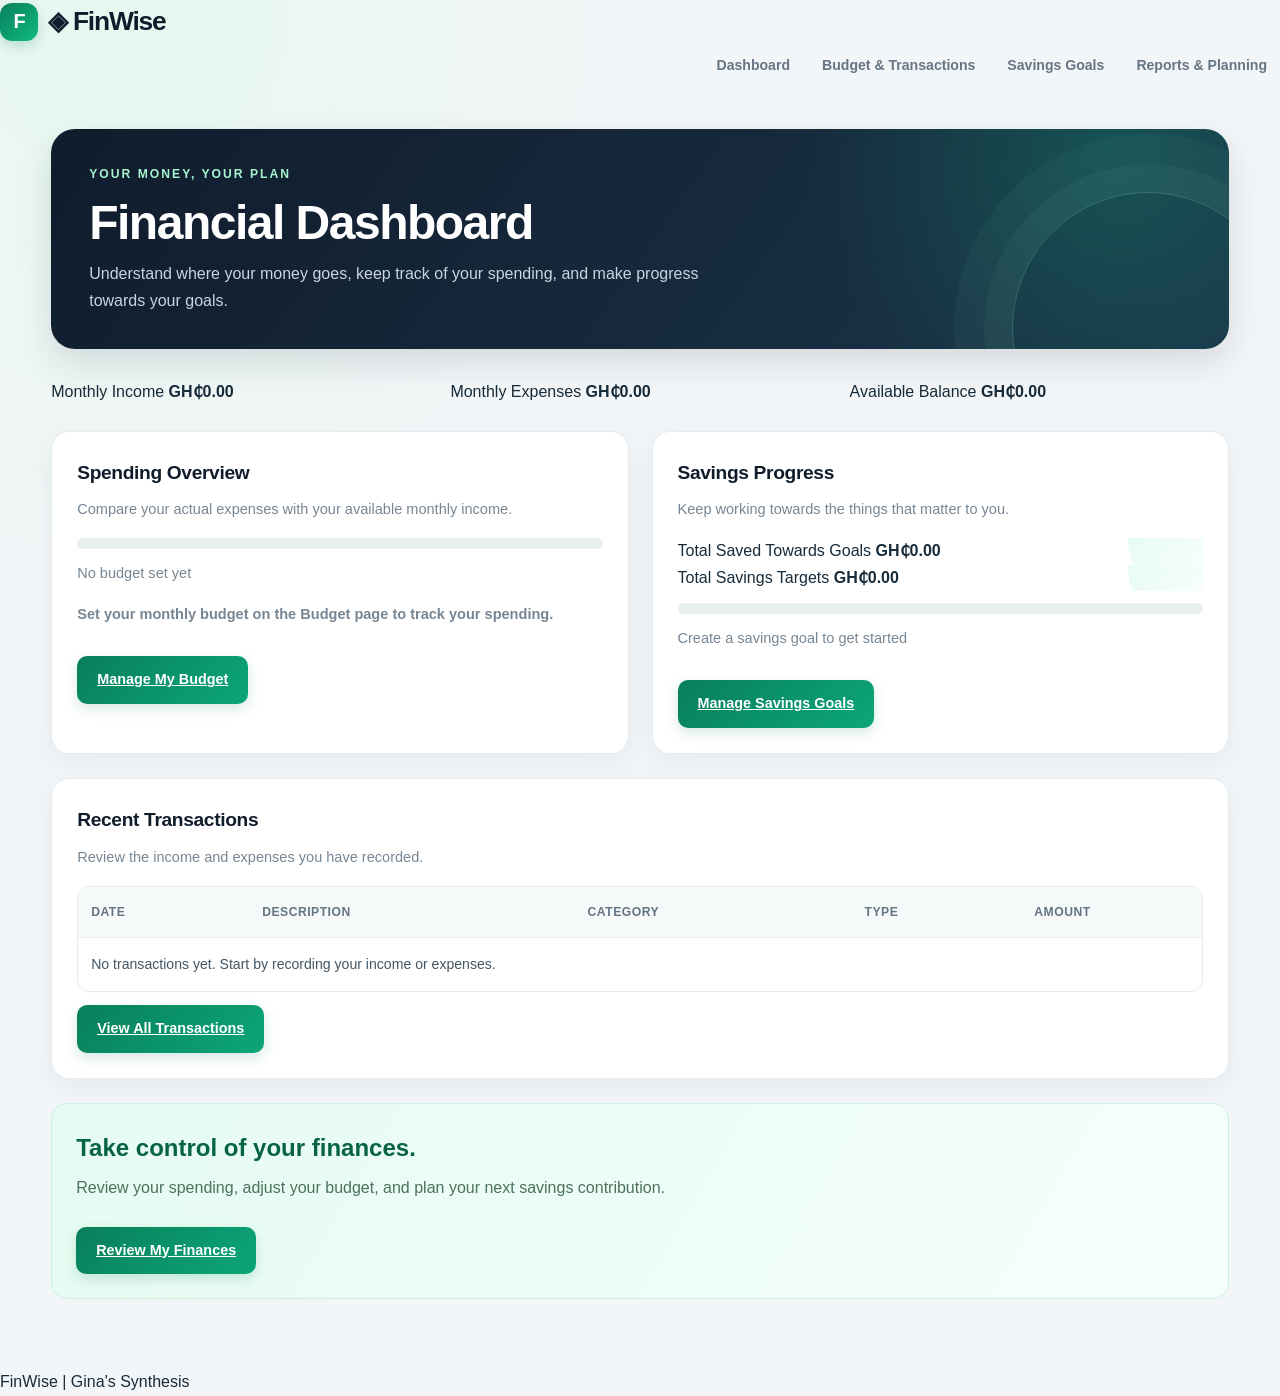
<file: index.html>
<!DOCTYPE html>
<html lang="en">

<head>
    <!-- Define the character encoding for the webpage. -->
    <meta charset="UTF-8">

    <!-- Make the layout adapt to mobile phones and other screens. -->
    <meta name="viewport" content="width=device-width, initial-scale=1.0">

    <!-- Set the title shown in the browser tab. -->
    <title>FinWise | Financial Management</title>

    <!-- Connect the page to our shared CSS stylesheet. -->
    <link rel="stylesheet" href="css/style.css">

    <!-- Load the shared financial data functions first. -->
    <script src="js/data.js" defer></script>

    <!-- Load the JavaScript responsible for the dashboard. -->
    <script src="js/main.js" defer></script>
</head>

<body>

    <!-- HEADER: Contains the logo and the main navigation. -->
    <header>

        <!-- Clicking the logo returns the user to the dashboard. -->
        <a href="index.html" class="brand">◈ FinWise</a>

        <!-- Navigation links connect all the main sections. -->
        <nav>
            <a href="index.html">Dashboard</a>
            <a href="budget.html">Budget & Transactions</a>
            <a href="goals.html">Savings Goals</a>
            <a href="reports.html">Reports & Planning</a>
        </nav>

    </header>


    <!-- MAIN: Contains the dashboard's financial information. -->
    <main class="wrap">

        <!-- INTRODUCTION: Welcomes the user to the dashboard. -->
        <section class="intro">

            <p class="eyebrow">YOUR MONEY, YOUR PLAN</p>

            <h1>Financial Dashboard</h1>

            <p>
                Understand where your money goes, keep track of
                your spending, and make progress towards your goals.
            </p>

        </section>


        <!-- SUMMARY: Displays the user's main financial figures. -->
        <section class="summary">

            <!-- Card 1: Total income recorded for the current month. -->
            <article>
                <span>Monthly Income</span>
                <strong id="dashboardIncome">GHS 0.00</strong>
            </article>

            <!-- Card 2: Total expenses recorded for the current month. -->
            <article>
                <span>Monthly Expenses</span>
                <strong id="dashboardExpenses">GHS 0.00</strong>
            </article>

            <!-- Card 3: Income minus expenses for the current month. -->
            <article>
                <span>Available Balance</span>
                <strong id="dashboardBalance">GHS 0.00</strong>
            </article>

        </section>


        <!-- FINANCIAL OVERVIEW: Shows how income is being used. -->
        <section class="columns">

            <!-- PANEL 1: Summarises monthly spending. -->
            <article class="panel">

                <h2>Spending Overview</h2>

                <p>
                    Compare your actual expenses with your
                    available monthly income.
                </p>

                <!-- This bar will be updated using JavaScript. -->
                <div class="track"
                     role="progressbar"
                     aria-label="Monthly income spent"
                     aria-valuemin="0"
                     aria-valuemax="100"
                     aria-valuenow="0"
                     id="dashboardSpendingTrack">

                    <div class="fill"
                         id="dashboardSpendingBar"
                         style="width: 0%;">
                    </div>

                </div>

                <!-- JavaScript will display the spending percentage. -->
                <p id="dashboardSpendingText">
                    0% of income spent
                </p>

                <!-- JavaScript will display a budget message here. -->
                <p id="dashboardBudgetMessage" class="message">
                    Record your income and expenses to see your overview.
                </p>

                <!-- Link to the page where transactions are recorded. -->
                <a href="budget.html" class="btn">
                    Manage My Budget
                </a>

            </article>


            <!-- PANEL 2: Summarises the user's savings goals. -->
            <article class="panel">

                <h2>Savings Progress</h2>

                <p>
                    Keep working towards the things that matter to you.
                </p>

                <!-- Display the total saved towards all active goals. -->
                <div class="metric">
                    <span>Total Saved Towards Goals</span>
                    <strong id="dashboardSaved">GHS 0.00</strong>
                </div>

                <!-- Display the combined target amount for all goals. -->
                <div class="metric">
                    <span>Total Savings Targets</span>
                    <strong id="dashboardTarget">GHS 0.00</strong>
                </div>

                <!-- Display overall progress towards savings targets. -->
                <div class="track"
                     role="progressbar"
                     aria-label="Overall savings progress"
                     aria-valuemin="0"
                     aria-valuemax="100"
                     aria-valuenow="0"
                     id="dashboardGoalsTrack">

                    <div class="fill"
                         id="dashboardGoalsBar"
                         style="width: 0%;">
                    </div>

                </div>

                <!-- JavaScript will update the savings percentage. -->
                <p id="dashboardGoalsText">
                    0% of savings targets completed
                </p>

                <!-- Link to the savings goals page. -->
                <a href="goals.html" class="btn">
                    Manage Savings Goals
                </a>

            </article>

        </section>


        <!-- RECENT TRANSACTIONS: Displays the latest recorded activity. -->
        <section class="panel table-panel">

            <h2>Recent Transactions</h2>

            <p>
                Review the income and expenses you have recorded.
            </p>

            <!-- The table will be populated with transaction data. -->
            <div class="table-wrap">

                <table>

                    <thead>
                        <tr>
                            <th>Date</th>
                            <th>Description</th>
                            <th>Category</th>
                            <th>Type</th>
                            <th>Amount</th>
                        </tr>
                    </thead>

                    <tbody id="dashboardTransactions">

                        <!-- This message appears before transactions exist. -->
                        <tr>
                            <td colspan="5">
                                No transactions recorded yet.
                            </td>
                        </tr>

                    </tbody>

                </table>

            </div>

            <!-- Link to the full transaction management page. -->
            <a href="budget.html" class="btn">
                View All Transactions
            </a>

        </section>


        <!-- PLANNING SECTION: Encourages the user to review their finances. -->
        <section class="callout">

            <div>
                <h2>Take control of your finances.</h2>

                <p>
                    Review your spending, adjust your budget,
                    and plan your next savings contribution.
                </p>
            </div>

            <a href="reports.html" class="btn light">
                Review My Finances
            </a>

        </section>

    </main>


    <!-- FOOTER: Explains the educational purpose of FinWise. -->
    <footer>

        <p>FinWise | Gina's Synthesis </p>

        

    </footer>

</body>
</html>
</file>
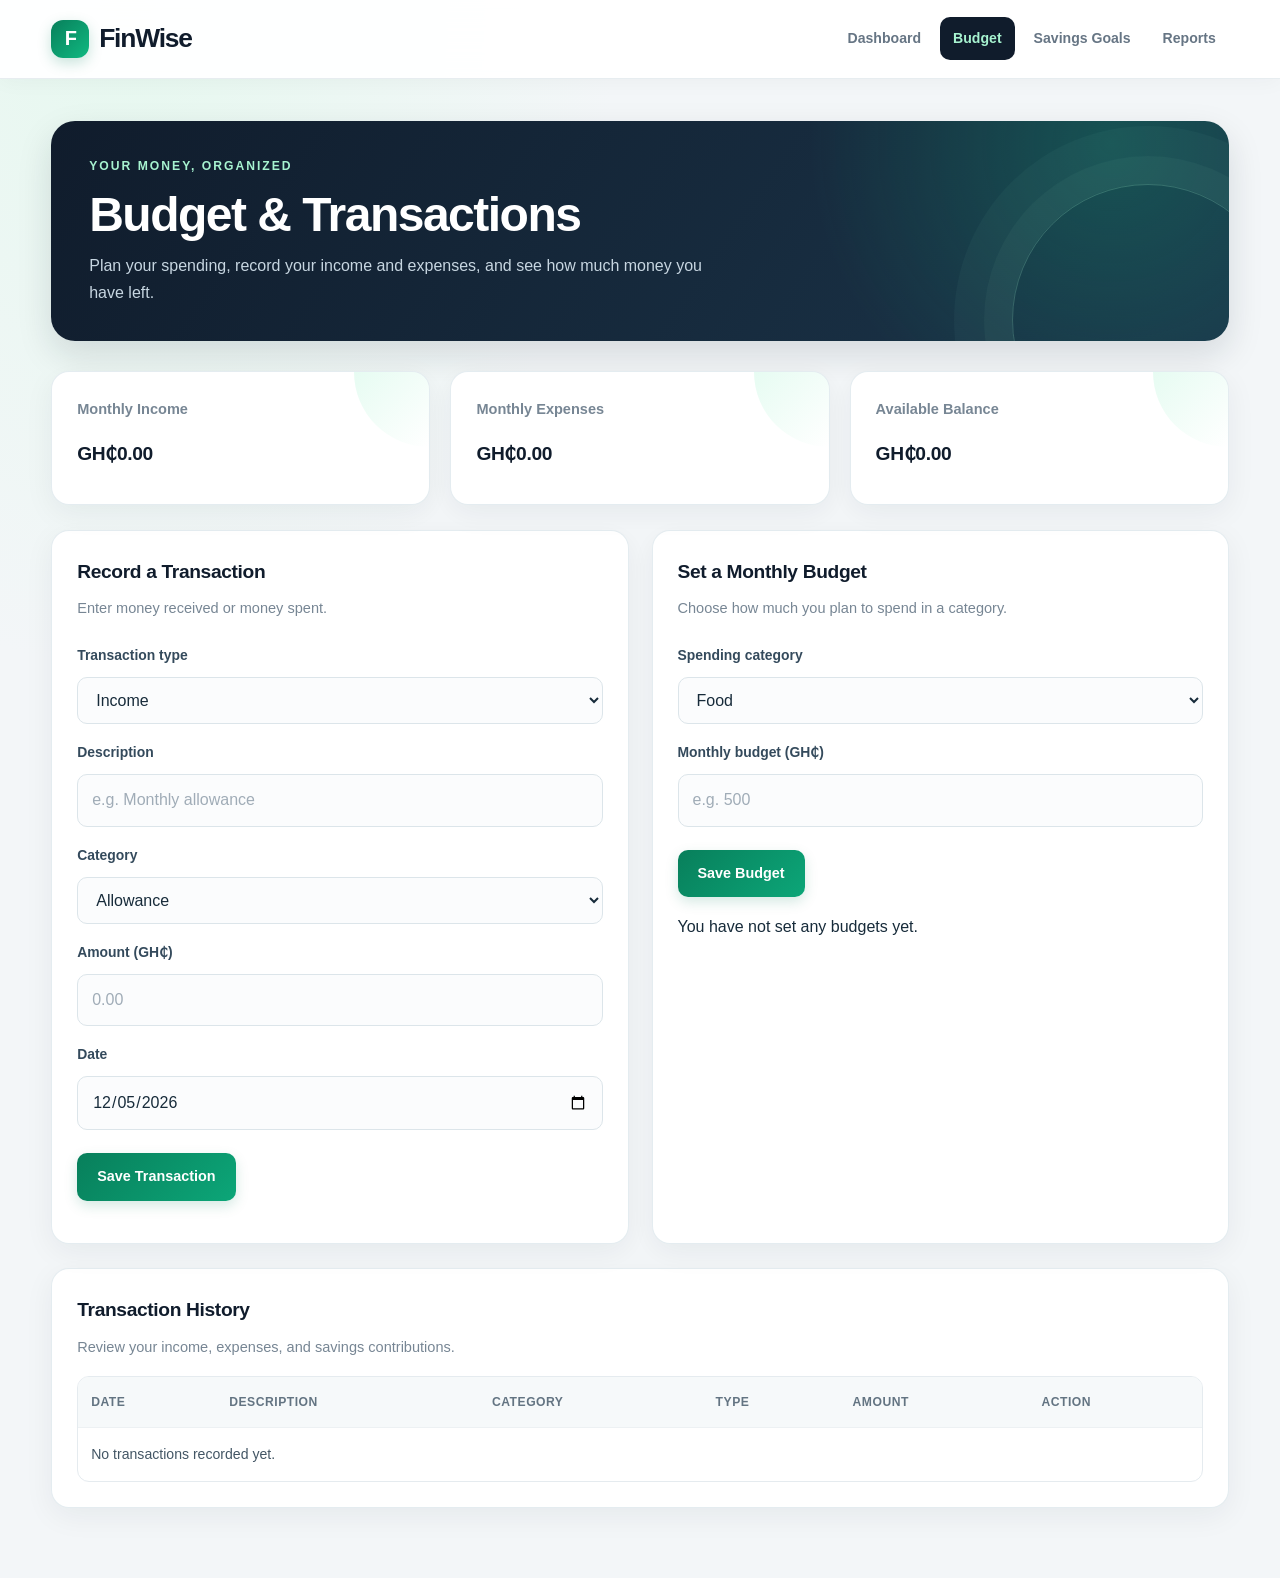
<file: budget.html>
<!DOCTYPE html>
<html lang="en">
<head>
    <!-- Basic information about the page -->
    <meta charset="UTF-8">
    <meta name="viewport" content="width=device-width, initial-scale=1.0">

    <title>Budget & Transactions | FinWise</title>

    <!-- Connect the shared stylesheet -->
    <link rel="stylesheet" href="css/style.css">

    <!-- Load shared data before the page-specific JavaScript -->
    <script src="js/data.js" defer></script>
    <script src="js/budget.js" defer></script>
</head>

<body>
    <!-- Main navigation shared across FinWise -->
    <header class="site-header">
        <a href="index.html" class="brand">FinWise</a>

        <nav>
            <a href="index.html">Dashboard</a>
            <a href="budget.html" class="active">Budget</a>
            <a href="goals.html">Savings Goals</a>
            <a href="reports.html">Reports</a>
        </nav>
    </header>

    <main class="wrap">
        <!-- Page introduction -->
        <section class="intro">
            <p class="eyebrow">YOUR MONEY, ORGANIZED</p>
            <h1>Budget & Transactions</h1>
            <p>
                Plan your spending, record your income and expenses,
                and see how much money you have left.
            </p>
        </section>

        <!-- Financial summary -->
        <section class="summary">
            <article class="panel metric">
                <p>Monthly Income</p>
                <h2 id="budgetIncome">GH₵0.00</h2>
            </article>

            <article class="panel metric">
                <p>Monthly Expenses</p>
                <h2 id="budgetExpenses">GH₵0.00</h2>
            </article>

            <article class="panel metric">
                <p>Available Balance</p>
                <h2 id="budgetBalance">GH₵0.00</h2>
            </article>
        </section>

        <!-- Forms are arranged in two columns -->
        <section class="columns">

            <!-- Form for recording income and expenses -->
            <article class="panel">
                <h2>Record a Transaction</h2>
                <p>Enter money received or money spent.</p>

                <form id="transactionForm">
                    <label for="transactionType">Transaction type</label>
                    <select id="transactionType" required>
                        <option value="income">Income</option>
                        <option value="expense">Expense</option>
                    </select>

                    <label for="transactionDescription">Description</label>
                    <input
                        type="text"
                        id="transactionDescription"
                        placeholder="e.g. Monthly allowance"
                        required
                    >

                    <label for="transactionCategory">Category</label>
                    <select id="transactionCategory" required>
                        <option value="Allowance">Allowance</option>
                        <option value="Salary">Salary</option>
                        <option value="Business">Business</option>
                        <option value="Food">Food</option>
                        <option value="Transport">Transport</option>
                        <option value="Accommodation">Accommodation</option>
                        <option value="Education">Education</option>
                        <option value="Utilities">Utilities</option>
                        <option value="Entertainment">Entertainment</option>
                        <option value="Health">Health</option>
                        <option value="Other">Other</option>
                    </select>

                    <label for="transactionAmount">Amount (GH₵)</label>
                    <input
                        type="number"
                        id="transactionAmount"
                        min="0.01"
                        step="0.01"
                        placeholder="0.00"
                        required
                    >

                    <label for="transactionDate">Date</label>
                    <input
                        type="date"
                        id="transactionDate"
                        required
                    >

                    <button type="submit" class="btn">
                        Save Transaction
                    </button>
                </form>

                <p id="transactionMessage" class="message" aria-live="polite"></p>
            </article>

            <!-- Form for setting monthly budgets -->
            <article class="panel">
                <h2>Set a Monthly Budget</h2>
                <p>Choose how much you plan to spend in a category.</p>

                <form id="budgetForm">
                    <label for="budgetCategory">Spending category</label>
                    <select id="budgetCategory" required>
                        <option value="Food">Food</option>
                        <option value="Transport">Transport</option>
                        <option value="Accommodation">Accommodation</option>
                        <option value="Education">Education</option>
                        <option value="Utilities">Utilities</option>
                        <option value="Entertainment">Entertainment</option>
                        <option value="Health">Health</option>
                        <option value="Other">Other</option>
                    </select>

                    <label for="budgetAmount">Monthly budget (GH₵)</label>
                    <input
                        type="number"
                        id="budgetAmount"
                        min="0"
                        step="0.01"
                        placeholder="e.g. 500"
                        required
                    >

                    <button type="submit" class="btn">
                        Save Budget
                    </button>
                </form>

                <p id="budgetMessage" class="message" aria-live="polite"></p>

                <!-- Saved budgets will appear here -->
                <div id="budgetList"></div>
            </article>
        </section>

        <!-- Table showing all recorded transactions -->
        <section class="panel table-panel">
            <h2>Transaction History</h2>
            <p>Review your income, expenses, and savings contributions.</p>

            <div class="table-wrap">
                <table>
                    <thead>
                        <tr>
                            <th>Date</th>
                            <th>Description</th>
                            <th>Category</th>
                            <th>Type</th>
                            <th>Amount</th>
                            <th>Action</th>
                        </tr>
                    </thead>

                    <tbody id="transactionTableBody">
                        <!-- JavaScript will insert transactions here -->
                    </tbody>
                </table>
            </div>
        </section>
    </main>
</body>
</html>
</file>
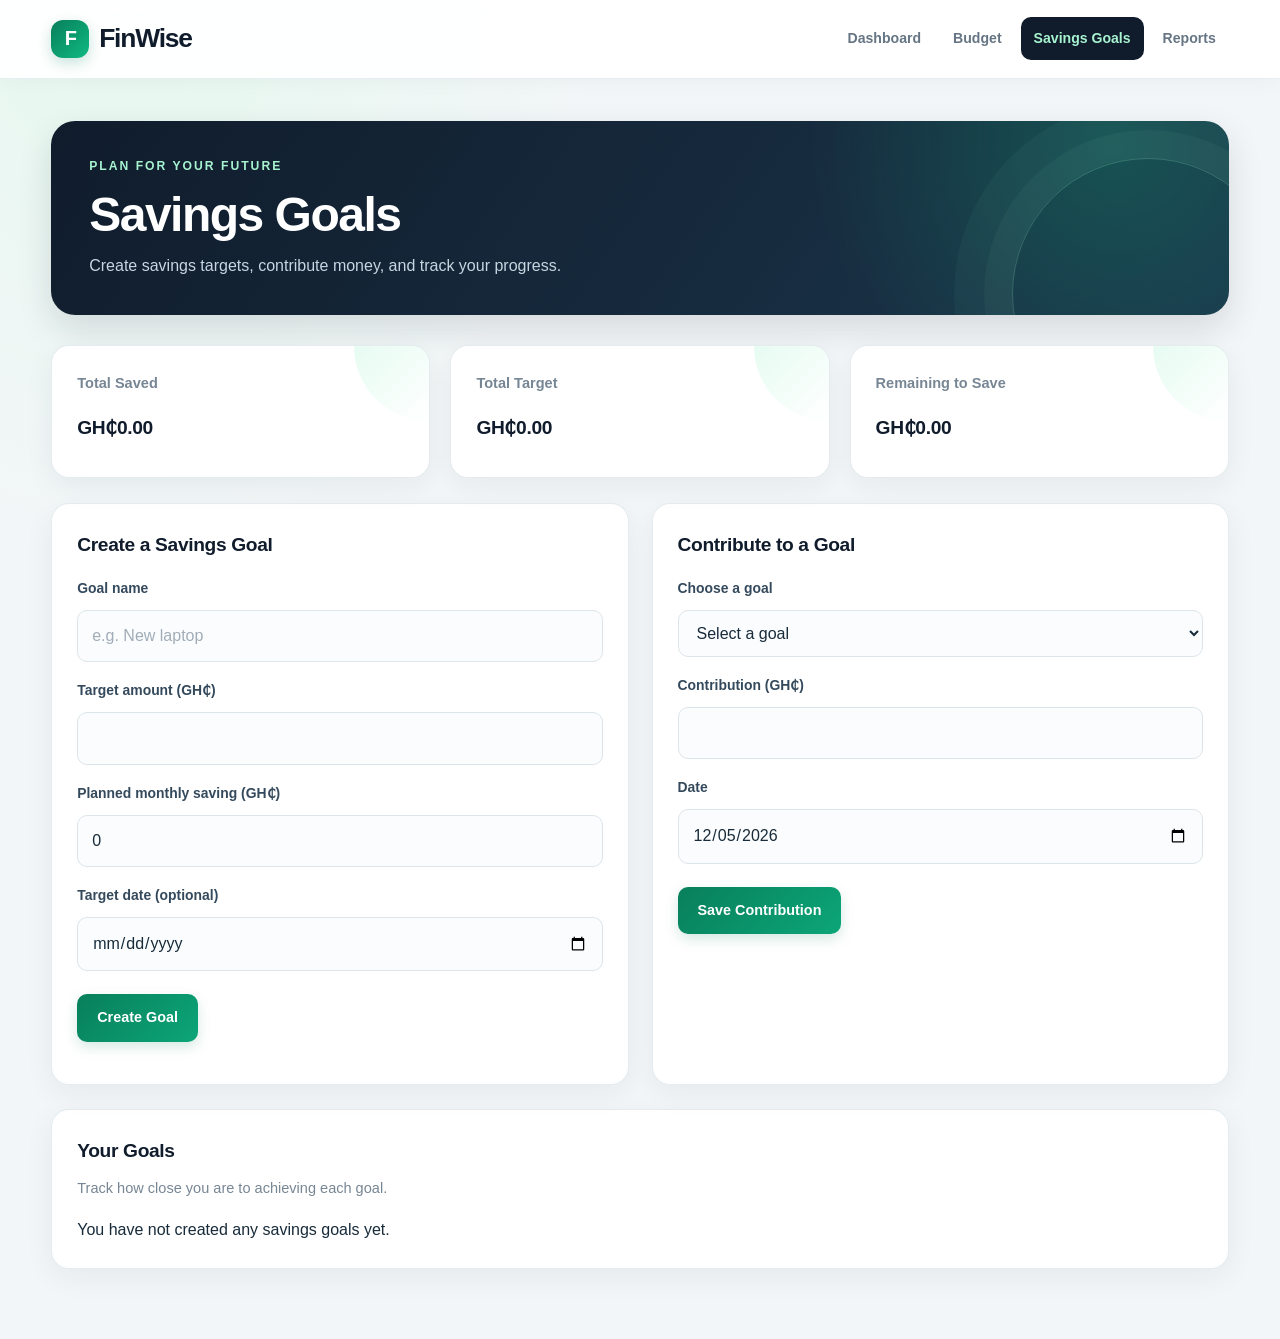
<file: goals.html>
<!DOCTYPE html>
<html lang="en">
<head>
    <meta charset="UTF-8">
    <meta name="viewport" content="width=device-width, initial-scale=1.0">
    <title>Savings Goals | FinWise</title>
    <link rel="stylesheet" href="css/style.css">
    <script src="js/data.js" defer></script>
    <script src="js/goals.js" defer></script>
</head>
<body>
    <header class="site-header">
        <a href="index.html" class="brand">FinWise</a>
        <nav>
            <a href="index.html">Dashboard</a>
            <a href="budget.html">Budget</a>
            <a href="goals.html" class="active">Savings Goals</a>
            <a href="reports.html">Reports</a>
        </nav>
    </header>

    <main class="wrap">
        <section class="intro">
            <p class="eyebrow">PLAN FOR YOUR FUTURE</p>
            <h1>Savings Goals</h1>
            <p>Create savings targets, contribute money, and track your progress.</p>
        </section>

        <section class="summary">
            <article class="panel metric">
                <p>Total Saved</p>
                <h2 id="totalSaved">GH₵0.00</h2>
            </article>
            <article class="panel metric">
                <p>Total Target</p>
                <h2 id="totalTarget">GH₵0.00</h2>
            </article>
            <article class="panel metric">
                <p>Remaining to Save</p>
                <h2 id="remainingToSave">GH₵0.00</h2>
            </article>
        </section>

        <section class="columns">
            <article class="panel">
                <h2>Create a Savings Goal</h2>

                <form id="goalForm">
                    <label for="goalName">Goal name</label>
                    <input type="text" id="goalName"
                           placeholder="e.g. New laptop" required>

                    <label for="goalTarget">Target amount (GH₵)</label>
                    <input type="number" id="goalTarget"
                           min="0.01" step="0.01" required>

                    <label for="goalMonthlySaving">Planned monthly saving (GH₵)</label>
                    <input type="number" id="goalMonthlySaving"
                           min="0" step="0.01" value="0" required>

                    <label for="goalDeadline">Target date (optional)</label>
                    <input type="date" id="goalDeadline">

                    <button type="submit" class="btn">Create Goal</button>
                </form>

                <p id="goalMessage" class="message" aria-live="polite"></p>
            </article>

            <article class="panel">
                <h2>Contribute to a Goal</h2>

                <form id="contributionForm">
                    <label for="contributionGoal">Choose a goal</label>
                    <select id="contributionGoal" required>
                        <option value="">Select a goal</option>
                    </select>

                    <label for="contributionAmount">Contribution (GH₵)</label>
                    <input type="number" id="contributionAmount"
                           min="0.01" step="0.01" required>

                    <label for="contributionDate">Date</label>
                    <input type="date" id="contributionDate" required>

                    <button type="submit" class="btn">Save Contribution</button>
                </form>

                <p id="contributionMessage" class="message"
                   aria-live="polite"></p>
            </article>
        </section>

        <section class="panel">
            <h2>Your Goals</h2>
            <p>Track how close you are to achieving each goal.</p>
            <div id="goalsList" class="goal-list"></div>
        </section>
    </main>
</body>
</html>
</file>
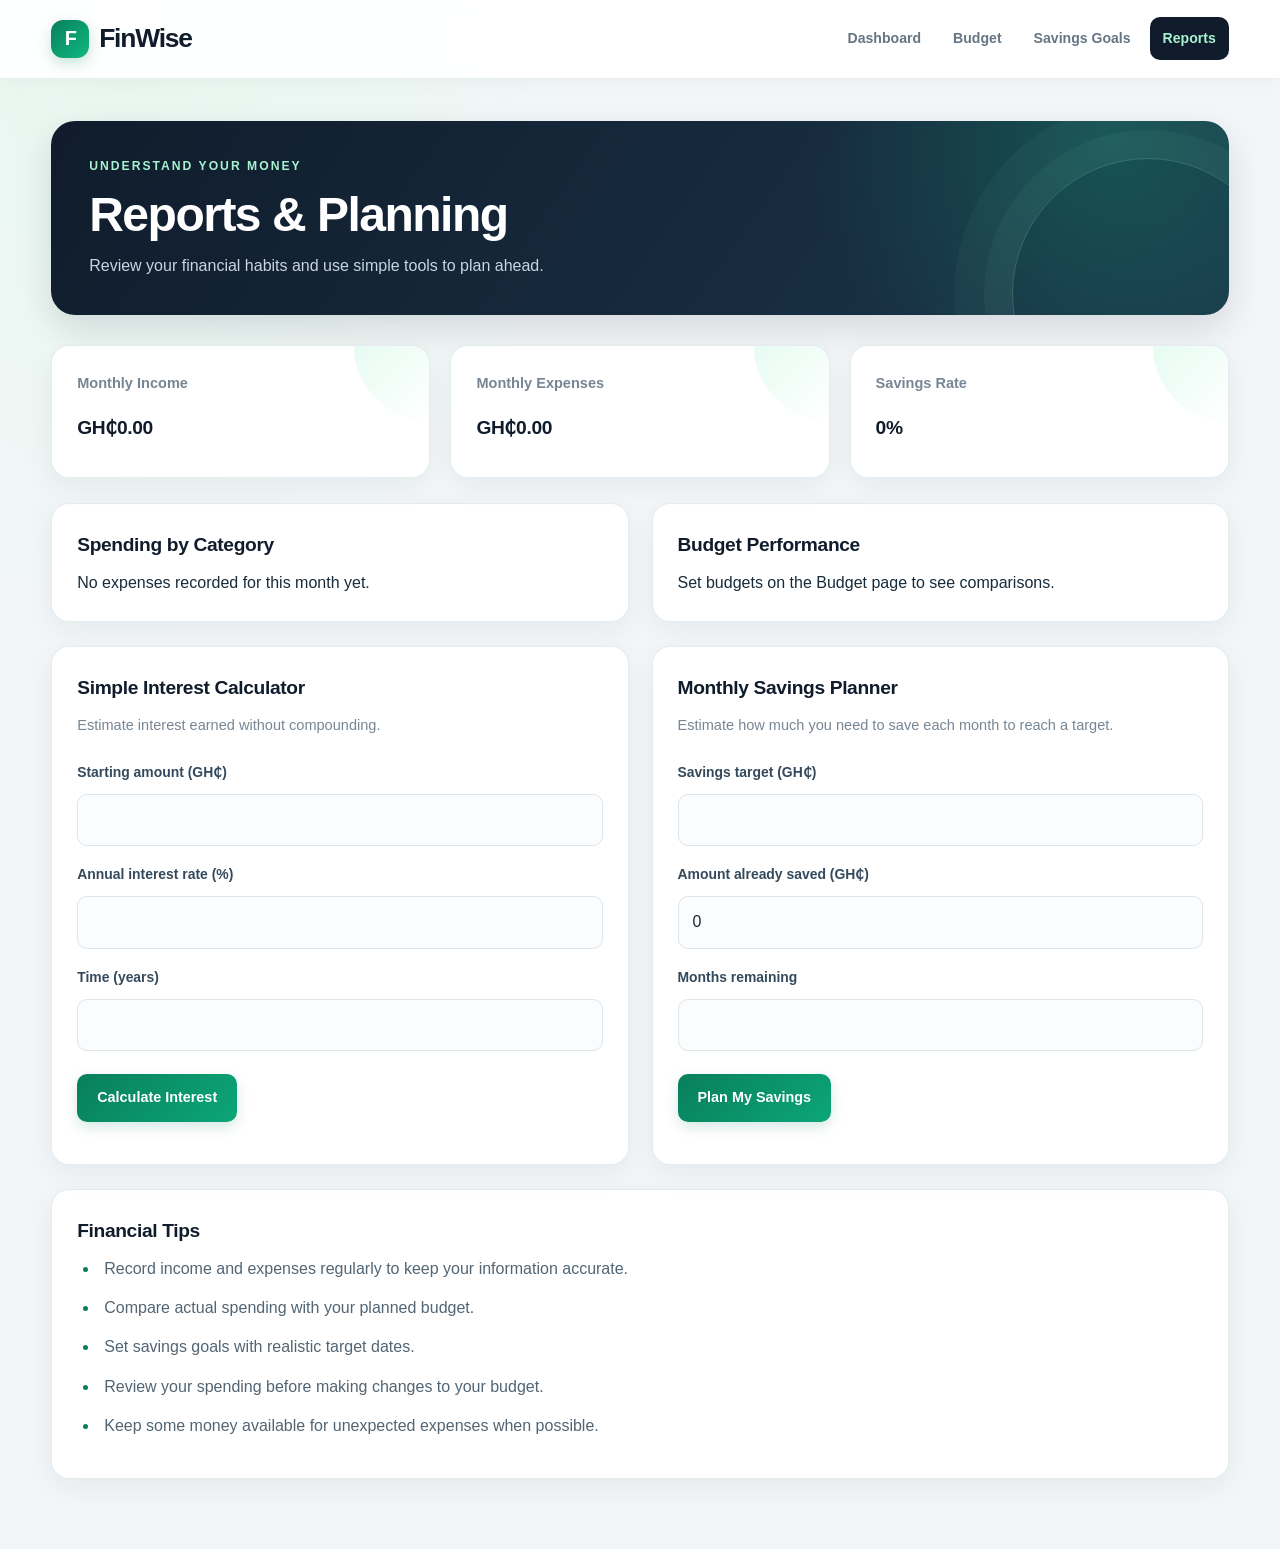
<file: reports.html>
<!DOCTYPE html>
<html lang="en">
<head>
    <meta charset="UTF-8">
    <meta name="viewport" content="width=device-width, initial-scale=1.0">
    <title>Reports & Planning | FinWise</title>
    <link rel="stylesheet" href="css/style.css">
    <script src="js/data.js" defer></script>
    <script src="js/reports.js" defer></script>
</head>
<body>
    <header class="site-header">
        <a href="index.html" class="brand">FinWise</a>
        <nav>
            <a href="index.html">Dashboard</a>
            <a href="budget.html">Budget</a>
            <a href="goals.html">Savings Goals</a>
            <a href="reports.html" class="active">Reports</a>
        </nav>
    </header>

    <main class="wrap">
        <section class="intro">
            <p class="eyebrow">UNDERSTAND YOUR MONEY</p>
            <h1>Reports & Planning</h1>
            <p>Review your financial habits and use simple tools to plan ahead.</p>
        </section>

        <section class="summary">
            <article class="panel metric">
                <p>Monthly Income</p>
                <h2 id="reportIncome">GH₵0.00</h2>
            </article>
            <article class="panel metric">
                <p>Monthly Expenses</p>
                <h2 id="reportExpenses">GH₵0.00</h2>
            </article>
            <article class="panel metric">
                <p>Savings Rate</p>
                <h2 id="reportSavingsRate">0%</h2>
            </article>
        </section>

        <section class="columns">
            <article class="panel">
                <h2>Spending by Category</h2>
                <div id="categoryReport"></div>
            </article>

            <article class="panel">
                <h2>Budget Performance</h2>
                <div id="budgetReport"></div>
            </article>
        </section>

        <section class="columns">
            <article class="panel">
                <h2>Simple Interest Calculator</h2>
                <p>Estimate interest earned without compounding.</p>

                <form id="interestForm">
                    <label for="principal">Starting amount (GH₵)</label>
                    <input type="number" id="principal" min="0" step="0.01" required>

                    <label for="interestRate">Annual interest rate (%)</label>
                    <input type="number" id="interestRate" min="0" step="0.01" required>

                    <label for="interestYears">Time (years)</label>
                    <input type="number" id="interestYears" min="0" step="0.1" required>

                    <button type="submit" class="btn">Calculate Interest</button>
                </form>

                <p id="interestResult" class="message" aria-live="polite"></p>
            </article>

            <article class="panel">
                <h2>Monthly Savings Planner</h2>
                <p>Estimate how much you need to save each month to reach a target.</p>

                <form id="savingsPlannerForm">
                    <label for="plannerTarget">Savings target (GH₵)</label>
                    <input type="number" id="plannerTarget" min="0.01" step="0.01" required>

                    <label for="plannerSaved">Amount already saved (GH₵)</label>
                    <input type="number" id="plannerSaved" min="0" step="0.01" value="0" required>

                    <label for="plannerMonths">Months remaining</label>
                    <input type="number" id="plannerMonths" min="1" step="1" required>

                    <button type="submit" class="btn">Plan My Savings</button>
                </form>

                <p id="plannerResult" class="message" aria-live="polite"></p>
            </article>
        </section>

        <section class="panel">
            <h2>Financial Tips</h2>
            <ul class="tips-list">
                <li>Record income and expenses regularly to keep your information accurate.</li>
                <li>Compare actual spending with your planned budget.</li>
                <li>Set savings goals with realistic target dates.</li>
                <li>Review your spending before making changes to your budget.</li>
                <li>Keep some money available for unexpected expenses when possible.</li>
            </ul>
        </section>
    </main>
</body>
</html>
</file>
<file: css/style.css>
/* =====================================================
   FINWISE — PREMIUM FINTECH STYLESHEET
   Theme: Midnight Navy, Emerald Green, Mint and White
===================================================== */

/* 1. COLOR VARIABLES */
:root {
    --navy: #101c2c;
    --navy-light: #192a40;
    --navy-soft: #243a50;

    --green: #087f5b;
    --green-dark: #066347;
    --mint: #a7f3d0;
    --mint-light: #e5fbf1;

    --background: #f3f6f8;
    --white: #ffffff;
    --text: #172b3a;
    --muted: #778694;
    --border: #e5ebef;

    --orange: #f4a340;
    --red: #e45858;

    --radius: 18px;
    --shadow: 0 8px 30px rgba(16, 28, 44, 0.06);
    --shadow-hover: 0 16px 40px rgba(16, 28, 44, 0.12);
}

/* 2. GLOBAL RESET */
* {
    box-sizing: border-box;
    margin: 0;
    padding: 0;
}

html {
    scroll-behavior: smooth;
}

body {
    font-family: Inter, "Segoe UI", Arial, sans-serif;
    background:
        radial-gradient(ellipse at 10% 0%, #e6f8ef 0, transparent 30%),
        var(--background);
    color: var(--text);
    line-height: 1.65;
    min-height: 100vh;
    -webkit-font-smoothing: antialiased;
}

button,
input,
select,
textarea {
    font: inherit;
}

/* 3. NAVIGATION HEADER
   Desktop: logo on the left, links on the right. */
.site-header {
    position: sticky;
    top: 0;
    z-index: 100;

    display: flex;
    align-items: center;
    justify-content: space-between;
    flex-wrap: nowrap;
    gap: 24px;

    width: 100%;
    padding: 17px 4%;

    background: rgba(255, 255, 255, 0.94);
    backdrop-filter: blur(18px);
    -webkit-backdrop-filter: blur(18px);

    border-bottom: 1px solid rgba(229, 235, 239, 0.9);
    box-shadow: 0 3px 20px rgba(16, 28, 44, 0.035);
}

/* FinWise logo */
.brand {
    display: inline-flex;
    align-items: center;
    gap: 10px;

    flex-shrink: 0;

    color: var(--navy);
    text-decoration: none;
    font-size: 1.65rem;
    font-weight: 850;
    letter-spacing: -1.2px;
}

.brand::before {
    content: "F";
    display: grid;
    place-items: center;

    width: 38px;
    height: 38px;
    border-radius: 12px;

    background: linear-gradient(135deg, var(--green), #10b981);
    color: var(--white);
    font-size: 1.25rem;

    box-shadow: 0 5px 14px rgba(8, 127, 91, 0.22);
}

/* Navigation links align to the right. */
nav {
    display: flex;
    align-items: center;
    justify-content: flex-end;
    gap: 6px;

    flex-wrap: nowrap;
    margin-left: auto;
}

nav a {
    white-space: nowrap;

    padding: 10px 13px;
    border-radius: 10px;

    color: #667584;
    text-decoration: none;
    font-size: 0.88rem;
    font-weight: 650;

    transition:
        color 0.25s ease,
        background 0.25s ease,
        transform 0.25s ease;
}

nav a:hover {
    background: #edf8f2;
    color: var(--green);
    transform: translateY(-1px);
}

nav a.active {
    background: var(--navy);
    color: var(--mint);
}

/* 4. MAIN CONTENT */
.wrap {
    width: min(1180px, 92%);
    margin: 42px auto 70px;
    animation: pageEnter 0.65s ease both;
}

/* 5. PAGE INTRODUCTION */
.intro {
    position: relative;
    overflow: hidden;

    margin-bottom: 30px;
    padding: 35px 38px;

    color: var(--white);
    background:
        radial-gradient(circle at 90% 10%, rgba(16, 185, 129, 0.25), transparent 28%),
        linear-gradient(125deg, var(--navy), #1b354a);

    border-radius: 24px;
    box-shadow: 0 14px 35px rgba(16, 28, 44, 0.13);
}

.intro::after {
    content: "";
    position: absolute;
    right: -55px;
    bottom: -115px;

    width: 270px;
    height: 270px;

    border: 1px solid rgba(167, 243, 208, 0.22);
    border-radius: 50%;

    box-shadow:
        0 0 0 28px rgba(167, 243, 208, 0.04),
        0 0 0 58px rgba(167, 243, 208, 0.035);

    pointer-events: none;
}

.eyebrow {
    position: relative;
    z-index: 1;

    margin-bottom: 10px;
    color: var(--mint);

    font-size: 0.76rem;
    font-weight: 800;
    letter-spacing: 2px;
    text-transform: uppercase;
}

.intro h1 {
    position: relative;
    z-index: 1;

    max-width: 750px;
    margin-bottom: 10px;

    font-size: clamp(2rem, 4vw, 3rem);
    font-weight: 800;
    letter-spacing: -1.5px;
    line-height: 1.2;
}

.intro p:last-child {
    position: relative;
    z-index: 1;

    max-width: 650px;
    color: #c7d6e1;
    font-size: 1rem;
}

/* 6. FINANCIAL SUMMARY CARDS */
.summary {
    display: grid;
    grid-template-columns: repeat(3, minmax(0, 1fr));
    gap: 20px;
    margin-bottom: 25px;
}

.panel {
    min-width: 0;
    padding: 25px;

    background: var(--white);
    border: 1px solid rgba(226, 234, 239, 0.9);
    border-radius: var(--radius);
    box-shadow: var(--shadow);

    transition:
        transform 0.28s ease,
        box-shadow 0.28s ease,
        border-color 0.28s ease;
}

.panel:hover {
    border-color: #cfe7da;
    box-shadow: var(--shadow-hover);
    transform: translateY(-4px);
}

.metric {
    position: relative;
    overflow: hidden;
}

.metric::after {
    content: "";
    position: absolute;
    top: 0;
    right: 0;

    width: 75px;
    height: 75px;

    border-radius: 0 0 0 100%;
    background: linear-gradient(
        135deg,
        rgba(167, 243, 208, 0.28),
        rgba(167, 243, 208, 0)
    );

    pointer-events: none;
}

.metric p {
    margin-bottom: 13px;
    color: var(--muted);
    font-size: 0.88rem;
    font-weight: 650;
}

.metric h2 {
    position: relative;
    z-index: 1;

    color: var(--navy);
    font-size: clamp(1.35rem, 2.6vw, 2rem);
    font-weight: 800;
    letter-spacing: -0.7px;

    overflow-wrap: anywhere;
}

/* 7. TWO-COLUMN LAYOUT */
.columns {
    display: grid;
    grid-template-columns: repeat(2, minmax(0, 1fr));
    gap: 23px;
    margin-bottom: 24px;
}

.panel h2 {
    margin-bottom: 9px;
    color: var(--navy);
    font-size: 1.2rem;
    font-weight: 800;
    letter-spacing: -0.35px;
}

.panel > p {
    margin-bottom: 17px;
    color: var(--muted);
    font-size: 0.91rem;
}

/* 8. FORMS AND INPUTS */
form {
    display: flex;
    flex-direction: column;
    gap: 10px;
}

label {
    margin-top: 7px;
    color: #344a5c;
    font-size: 0.87rem;
    font-weight: 700;
}

input,
select,
textarea {
    width: 100%;
    min-height: 47px;
    padding: 12px 14px;

    color: var(--text);
    background: #fbfcfd;

    border: 1px solid #dce5ea;
    border-radius: 10px;
    outline: none;

    transition:
        border-color 0.25s ease,
        box-shadow 0.25s ease,
        background 0.25s ease;
}

input::placeholder,
textarea::placeholder {
    color: #a0acb7;
}

input:hover,
select:hover,
textarea:hover {
    border-color: #b7d9c7;
}

input:focus,
select:focus,
textarea:focus {
    background: var(--white);
    border-color: #10a875;
    box-shadow: 0 0 0 4px rgba(16, 168, 117, 0.11);
}

/* 9. BUTTONS */
.btn {
    display: inline-flex;
    align-items: center;
    justify-content: center;
    gap: 8px;

    width: fit-content;
    max-width: 100%;
    margin-top: 13px;
    padding: 12px 20px;

    color: var(--white);
    background: linear-gradient(135deg, var(--green), #0ca678);

    border: none;
    border-radius: 10px;

    font-size: 0.9rem;
    font-weight: 750;
    text-align: center;
    cursor: pointer;

    box-shadow: 0 5px 13px rgba(8, 127, 91, 0.17);

    transition:
        transform 0.22s ease,
        box-shadow 0.22s ease,
        filter 0.22s ease;
}

.btn:hover {
    transform: translateY(-2px);
    box-shadow: 0 9px 20px rgba(8, 127, 91, 0.25);
    filter: saturate(1.1);
}

.btn:active {
    transform: translateY(0) scale(0.98);
}

.btn-small {
    margin-top: 0;
    padding: 8px 12px;
    border-radius: 8px;
    font-size: 0.8rem;
}

.btn:focus-visible,
nav a:focus-visible {
    outline: 3px solid #6ee7b7;
    outline-offset: 3px;
}

/* 10. PROGRESS BARS */
.track {
    width: 100%;
    height: 11px;
    margin: 12px 0;

    overflow: hidden;
    background: #e8f0ec;
    border-radius: 30px;
}

.fill {
    width: 0;
    height: 100%;

    background: linear-gradient(90deg, #087f5b, #34d399);
    border-radius: inherit;

    transition: width 0.8s cubic-bezier(0.22, 1, 0.36, 1);
    animation: barEnter 0.9s ease both;
}

/* 11. MESSAGES AND CALLOUTS */
.message {
    margin-top: 13px;
    color: var(--green);
    font-size: 0.9rem;
    font-weight: 650;
}

.callout {
    position: relative;
    overflow: hidden;

    margin-top: 24px;
    padding: 24px;

    background: linear-gradient(120deg, #e5fbf1, #f5fffa);
    border: 1px solid #ccefe0;
    border-radius: 16px;
}

.callout h2 {
    margin-bottom: 8px;
    color: var(--green-dark);
}

.callout p {
    margin-bottom: 12px;
    color: #4b7160;
}

/* 12. TRANSACTION TABLES */
.table-panel {
    margin-top: 24px;
}

.table-wrap {
    width: 100%;
    overflow-x: auto;

    border: 1px solid var(--border);
    border-radius: 12px;
}

table {
    width: 100%;
    border-collapse: collapse;
    text-align: left;
    font-size: 0.88rem;
}

th,
td {
    padding: 15px 13px;
    border-bottom: 1px solid #edf1f3;
    white-space: nowrap;
}

th {
    color: #637482;
    background: #f6f9fa;
    font-size: 0.76rem;
    font-weight: 800;
    letter-spacing: 0.5px;
    text-transform: uppercase;
}

td {
    color: #435665;
}

tbody tr {
    transition: background 0.2s ease;
}

tbody tr:hover {
    background: #f1fbf6;
}

tbody tr:last-child td {
    border-bottom: none;
}

/* 13. SAVINGS GOAL CARDS */
.goal-list {
    display: grid;
    grid-template-columns: repeat(2, minmax(0, 1fr));
    gap: 20px;
}

.goal-card {
    position: relative;
    overflow: hidden;
    min-width: 0;

    padding: 23px;
    background: linear-gradient(145deg, #ffffff, #f9fcfa);

    border: 1px solid #e0ece5;
    border-radius: 16px;

    transition:
        transform 0.3s ease,
        box-shadow 0.3s ease,
        border-color 0.3s ease;

    animation: cardEnter 0.55s ease both;
}

.goal-card:hover {
    transform: translateY(-5px);
    border-color: #9fd8bb;
    box-shadow: var(--shadow-hover);
}

.goal-card h3 {
    margin-bottom: 10px;
    color: var(--navy);
    font-size: 1.1rem;
    font-weight: 800;
}

.goal-card p {
    margin: 8px 0;
    color: var(--muted);
    font-size: 0.9rem;
    overflow-wrap: anywhere;
}

.goal-card .track {
    height: 9px;
}

/* 14. REPORTS AND FINANCIAL TIPS */
.report-item {
    padding: 15px 0;
    border-bottom: 1px solid #edf1f3;
}

.report-item:last-child {
    border-bottom: none;
}

.report-item p {
    margin-bottom: 7px;
    color: #526574;
    font-size: 0.9rem;
}

.tips-list {
    padding-left: 22px;
}

.tips-list li {
    margin-bottom: 13px;
    padding-left: 5px;
    color: #526574;
}

.tips-list li::marker {
    color: var(--green);
}

/* 15. ANIMATIONS */
@keyframes pageEnter {
    from {
        opacity: 0;
        transform: translateY(14px);
    }

    to {
        opacity: 1;
        transform: translateY(0);
    }
}

@keyframes barEnter {
    from {
        opacity: 0.4;
    }

    to {
        opacity: 1;
    }
}

@keyframes cardEnter {
    from {
        opacity: 0;
        transform: translateY(12px);
    }

    to {
        opacity: 1;
        transform: translateY(0);
    }
}

/* 16. TABLET RESPONSIVENESS */
@media (max-width: 1050px) {
    .site-header {
        padding: 16px 3%;
        gap: 12px;
    }

    .brand {
        font-size: 1.4rem;
    }

    nav {
        gap: 3px;
    }

    nav a {
        padding: 9px 8px;
        font-size: 0.8rem;
    }

    .wrap {
        width: 94%;
    }

    .summary {
        gap: 13px;
    }

    .panel {
        padding: 20px;
    }
}

/* 17. MOBILE RESPONSIVENESS */
@media (max-width: 760px) {
    .site-header {
        position: relative;
        align-items: flex-start;
        justify-content: flex-start;
        flex-direction: column;
        flex-wrap: wrap;
        gap: 13px;

        padding: 16px 5%;
    }

    nav {
        width: 100%;
        margin-left: 0;
        justify-content: flex-start;
        flex-wrap: wrap;
        gap: 5px;
    }

    nav a {
        padding: 9px 11px;
        font-size: 0.82rem;
    }

    .wrap {
        width: 92%;
        margin: 25px auto 45px;
    }

    .intro {
        padding: 27px 23px;
        border-radius: 19px;
    }

    .intro h1 {
        font-size: 2rem;
    }

    .summary,
    .columns,
    .goal-list {
        grid-template-columns: 1fr;
    }

    .summary {
        gap: 14px;
    }

    .panel {
        padding: 21px;
    }

    .metric h2 {
        font-size: 1.65rem;
    }

    .btn {
        width: 100%;
    }

    .btn-small {
        width: fit-content;
    }
}

/* 18. ACCESSIBILITY: REDUCED MOTION */
@media (prefers-reduced-motion: reduce) {
    *,
    *::before,
    *::after {
        scroll-behavior: auto !important;
        animation-duration: 0.01ms !important;
        animation-iteration-count: 1 !important;
        transition-duration: 0.01ms !important;
    }
}
</file>
